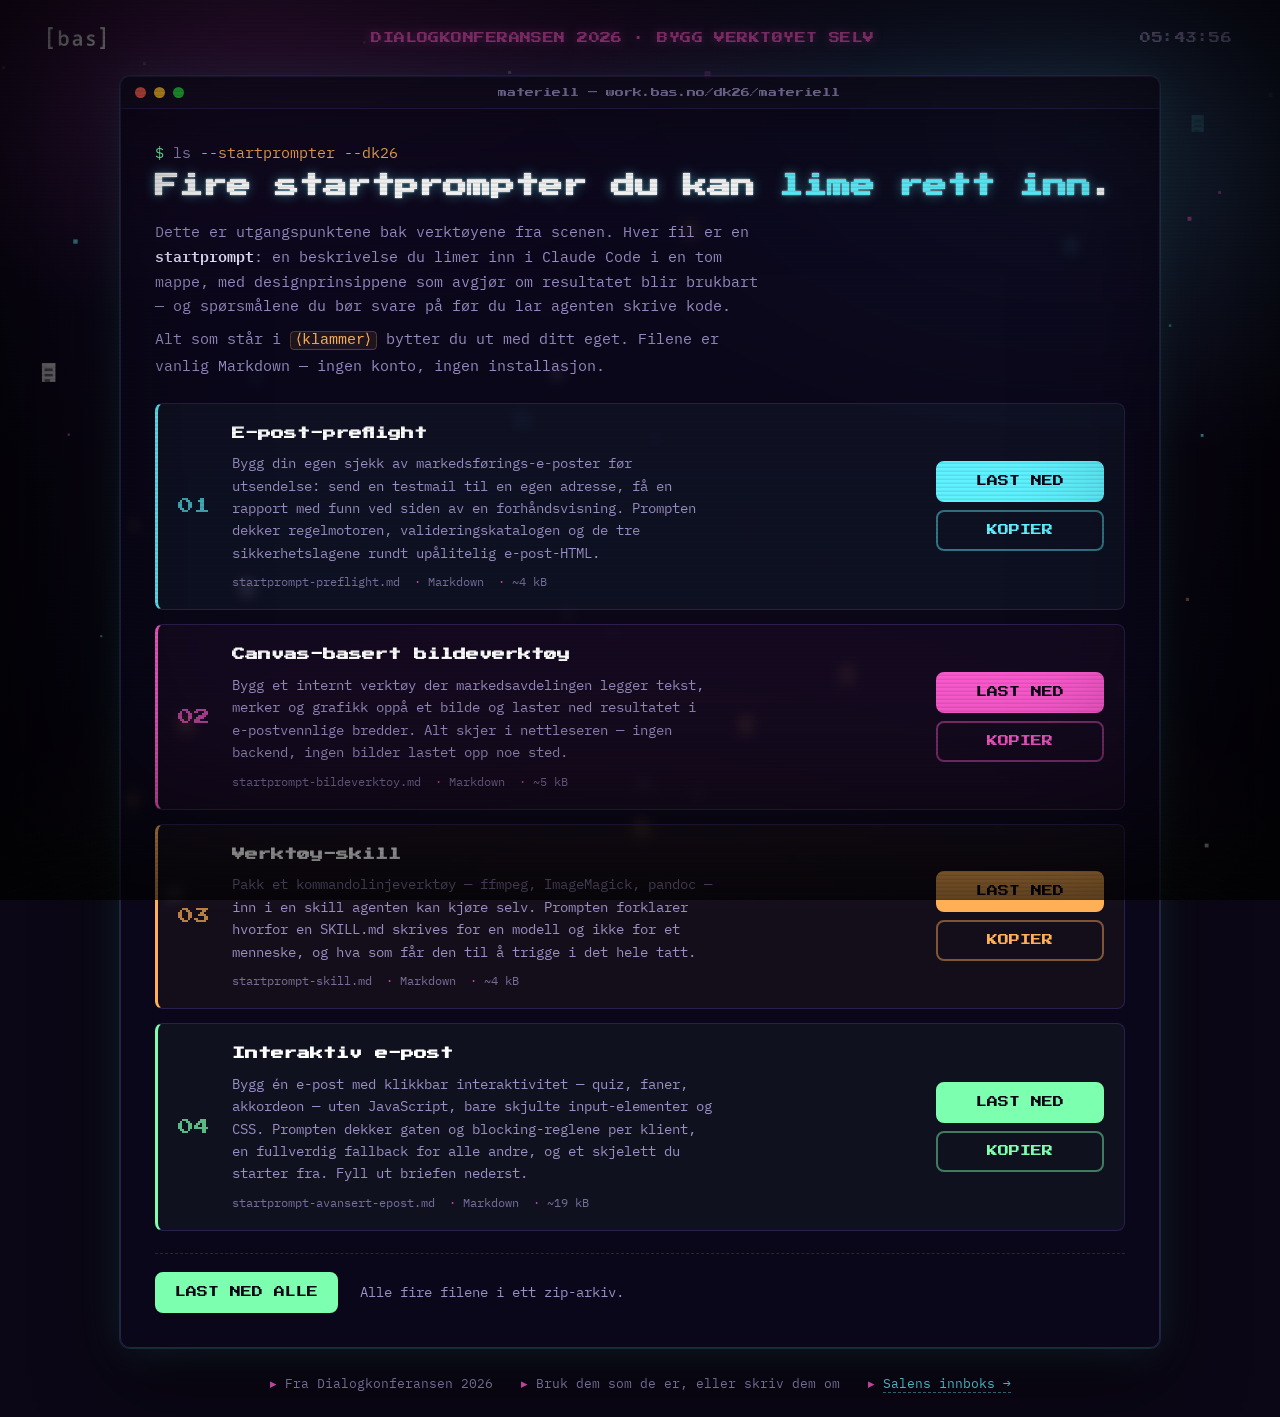
<file: site/materiell/index.html>
<!doctype html>
<html lang="nb">
<head>
<meta charset="utf-8">
<meta name="viewport" content="width=device-width, initial-scale=1">
<title>Materiell · DK26</title>
<meta name="description" content="Startprompter fra Dialogkonferansen 2026. Last ned, lim inn i Claude Code, bytt ut det som står i klammer.">
<meta name="robots" content="noindex">
<link rel="preconnect" href="https://fonts.googleapis.com">
<link rel="preconnect" href="https://fonts.gstatic.com" crossorigin>
<link href="https://fonts.googleapis.com/css2?family=Press+Start+2P&family=IBM+Plex+Mono:wght@400;600&display=swap" rel="stylesheet">
<style>
  :root {
    --bg: #0b0716;
    --panel: rgba(12, 8, 28, .82);
    --line: #2a1f4d;
    --cyan: #5ff2ff;
    --pink: #ff5bd1;
    --orange: #ffb057;
    --green: #7dffb0;
    --text: #e9e3ff;
    --dim: #9a8fc4;
    --mono: "IBM Plex Mono", ui-monospace, SFMono-Regular, Menlo, Consolas, monospace;
    --pixel: "Press Start 2P", "IBM Plex Mono", ui-monospace, monospace;
  }
  * { box-sizing: border-box; }
  html, body { min-height: 100%; }
  body {
    margin: 0;
    background: var(--bg);
    color: var(--text);
    font-family: var(--mono);
    overflow-x: hidden;
    -webkit-font-smoothing: antialiased;
  }

  /* ---------- background layers (no video: gradient + grid) ---------- */
  .bg-grad {
    position: fixed; inset: 0; z-index: 0;
    background:
      radial-gradient(ellipse 80% 60% at 20% 0%, rgba(255,91,209,.22), transparent 60%),
      radial-gradient(ellipse 70% 60% at 85% 15%, rgba(95,242,255,.18), transparent 60%),
      radial-gradient(ellipse 90% 70% at 50% 110%, rgba(255,176,87,.14), transparent 65%),
      linear-gradient(180deg, #140a2b 0%, #0b0716 55%, #06040f 100%);
  }
  .bg-grid {
    position: fixed; inset: -20% -20% 0 -20%; z-index: 1;
    background-image:
      linear-gradient(rgba(95,242,255,.16) 1px, transparent 1px),
      linear-gradient(90deg, rgba(95,242,255,.16) 1px, transparent 1px);
    background-size: 48px 48px;
    transform: perspective(420px) rotateX(64deg);
    transform-origin: 50% 100%;
    mask-image: linear-gradient(to top, #000 0%, transparent 70%);
    -webkit-mask-image: linear-gradient(to top, #000 0%, transparent 70%);
    opacity: .5;
    pointer-events: none;
  }
  canvas#particles {
    position: fixed; inset: 0; z-index: 2;
    width: 100%; height: 100%;
    pointer-events: none;
  }
  .scanlines {
    position: fixed; inset: 0; z-index: 4;
    pointer-events: none;
    background: repeating-linear-gradient(
      to bottom,
      rgba(0,0,0,0) 0px, rgba(0,0,0,0) 2px,
      rgba(0,0,0,.18) 3px, rgba(0,0,0,.18) 4px
    );
    mix-blend-mode: multiply;
    opacity: .5;
  }
  .vignette {
    position: fixed; inset: 0; z-index: 4; pointer-events: none;
    box-shadow: inset 0 0 180px 60px rgba(0,0,0,.85);
  }

  /* ---------- layout ---------- */
  .stage {
    position: relative; z-index: 3;
    min-height: 100vh;
    display: grid;
    grid-template-rows: auto 1fr auto;
    gap: clamp(18px, 3vh, 30px);
    padding: clamp(16px, 3vh, 32px) clamp(16px, 4vw, 48px);
  }
  header {
    display: flex; align-items: center; justify-content: space-between;
    gap: 16px;
    font-family: var(--pixel);
    font-size: clamp(8px, 1.1vw, 11px);
    letter-spacing: .04em;
    color: var(--dim);
    text-transform: uppercase;
  }
  header img { height: 22px; filter: invert(1) brightness(1.4); opacity: .9; }
  header .tag { color: var(--pink); text-shadow: 0 0 10px rgba(255,91,209,.6); }

  main { display: grid; place-items: start center; }

  .terminal {
    width: min(1040px, 100%);
    background: var(--panel);
    border: 1px solid var(--line);
    border-radius: 10px;
    box-shadow:
      0 0 0 1px rgba(95,242,255,.12),
      0 0 40px rgba(95,242,255,.12),
      0 30px 80px rgba(0,0,0,.6);
    backdrop-filter: blur(6px);
    -webkit-backdrop-filter: blur(6px);
    overflow: hidden;
    animation: rise .8s cubic-bezier(.2,.8,.2,1) both;
  }
  @keyframes rise { from { opacity: 0; transform: translateY(18px) } to { opacity: 1; transform: none } }

  .titlebar {
    display: flex; align-items: center; gap: 8px;
    padding: 10px 14px;
    border-bottom: 1px solid var(--line);
    background: rgba(255,255,255,.02);
    font-family: var(--pixel);
    font-size: 9px;
    color: var(--dim);
  }
  .titlebar .dot { width: 11px; height: 11px; border-radius: 50%; }
  .titlebar .dot.r { background: #ff5f57 } .titlebar .dot.y { background: #febc2e } .titlebar .dot.g { background: #28c840 }
  .titlebar .title { margin-left: auto; margin-right: auto; }

  .body { padding: clamp(18px, 3vw, 34px); }

  .prompt { color: var(--dim); font-size: clamp(13px, 1.4vw, 15px); margin: 0 0 6px; }
  .prompt .dollar { color: var(--green); }
  .prompt .flag { color: var(--orange); }

  h1 {
    margin: 0 0 16px;
    font-family: var(--pixel);
    font-size: clamp(14px, 2.4vw, 24px);
    line-height: 1.5;
    color: #fff;
    text-shadow: 0 0 12px rgba(95,242,255,.45), 0 0 2px #fff;
  }
  h1 .accent { color: var(--cyan); }

  .intro {
    margin: 0 0 8px;
    max-width: 68ch;
    font-size: clamp(13px, 1.4vw, 15px);
    line-height: 1.65;
    color: var(--dim);
  }
  .intro strong { color: var(--text); font-weight: 600; }
  .intro code {
    color: var(--orange);
    background: rgba(255,176,87,.08);
    border: 1px solid rgba(255,176,87,.25);
    border-radius: 4px;
    padding: 0 5px;
  }

  /* ---------- the list ---------- */
  .items { list-style: none; margin: 24px 0 0; padding: 0; display: grid; gap: 14px; }

  .item {
    display: grid;
    grid-template-columns: auto 1fr auto;
    align-items: center;
    gap: clamp(12px, 2vw, 22px);
    padding: clamp(14px, 2.2vw, 20px);
    border: 1px solid var(--line);
    border-left: 3px solid var(--cyan);
    border-radius: 8px;
    background: rgba(95,242,255,.04);
    transition: background .2s, border-color .2s, box-shadow .2s, transform .12s;
  }
  .item:hover { background: rgba(95,242,255,.08); box-shadow: 0 0 30px rgba(95,242,255,.16); }
  .item:nth-child(2) { border-left-color: var(--pink); background: rgba(255,91,209,.04); }
  .item:nth-child(2):hover { background: rgba(255,91,209,.08); box-shadow: 0 0 30px rgba(255,91,209,.16); }
  .item:nth-child(3) { border-left-color: var(--orange); background: rgba(255,176,87,.04); }
  .item:nth-child(3):hover { background: rgba(255,176,87,.08); box-shadow: 0 0 30px rgba(255,176,87,.16); }
  .item:nth-child(4) { border-left-color: var(--green); background: rgba(125,255,176,.04); }
  .item:nth-child(4):hover { background: rgba(125,255,176,.08); box-shadow: 0 0 30px rgba(125,255,176,.16); }

  .item .num {
    font-family: var(--pixel);
    font-size: clamp(11px, 1.6vw, 16px);
    color: var(--cyan);
    opacity: .7;
  }
  .item:nth-child(2) .num { color: var(--pink); }
  .item:nth-child(3) .num { color: var(--orange); }
  .item:nth-child(4) .num { color: var(--green); }

  .item h2 {
    margin: 0 0 8px;
    font-family: var(--pixel);
    font-size: clamp(10px, 1.35vw, 13px);
    line-height: 1.6;
    color: #fff;
  }
  .item p {
    margin: 0;
    font-size: clamp(12px, 1.3vw, 14px);
    line-height: 1.6;
    color: var(--dim);
    max-width: 60ch;
  }
  .item .meta {
    margin-top: 10px;
    font-size: clamp(10px, 1.1vw, 12px);
    color: var(--dim);
    opacity: .75;
    display: flex; flex-wrap: wrap; gap: 4px 14px;
  }
  .item .meta span::before { content: "· "; color: var(--pink); }
  .item .meta span:first-child::before { content: ""; }

  .actions { display: grid; gap: 8px; justify-items: stretch; }

  .btn {
    display: inline-flex; align-items: center; justify-content: center;
    gap: 8px;
    padding: 13px 18px;
    min-width: 168px;
    border: 2px solid var(--cyan);
    border-radius: 8px;
    background: var(--cyan);
    color: #0b0716;
    font-family: var(--pixel);
    font-size: clamp(9px, 1.05vw, 11px);
    line-height: 1;
    text-decoration: none;
    white-space: nowrap;
    cursor: pointer;
    transition: background .2s, box-shadow .2s, transform .12s, color .2s, border-color .2s;
  }
  .btn:hover { box-shadow: 0 0 0 4px rgba(95,242,255,.15), 0 0 30px rgba(95,242,255,.35); }
  .btn:active { transform: scale(.98); }
  .btn:focus-visible { outline: 3px solid var(--orange); outline-offset: 3px; }

  .btn.ghost {
    background: transparent;
    color: var(--cyan);
    border-color: rgba(95,242,255,.45);
  }
  .btn.ghost:hover { background: rgba(95,242,255,.1); border-color: var(--cyan); }
  .btn.ghost.done { color: var(--green); border-color: var(--green); background: rgba(125,255,176,.12); }
  .btn.ghost.fail { color: var(--orange); border-color: var(--orange); background: rgba(255,176,87,.12); }

  .item:nth-child(2) .btn { border-color: var(--pink); background: var(--pink); }
  .item:nth-child(2) .btn:hover { box-shadow: 0 0 0 4px rgba(255,91,209,.15), 0 0 30px rgba(255,91,209,.35); }
  .item:nth-child(2) .btn.ghost { background: transparent; color: var(--pink); border-color: rgba(255,91,209,.45); }
  .item:nth-child(2) .btn.ghost:hover { background: rgba(255,91,209,.1); border-color: var(--pink); }
  .item:nth-child(3) .btn { border-color: var(--orange); background: var(--orange); }
  .item:nth-child(3) .btn:hover { box-shadow: 0 0 0 4px rgba(255,176,87,.15), 0 0 30px rgba(255,176,87,.35); }
  .item:nth-child(3) .btn.ghost { background: transparent; color: var(--orange); border-color: rgba(255,176,87,.45); }
  .item:nth-child(3) .btn.ghost:hover { background: rgba(255,176,87,.1); border-color: var(--orange); }
  .item:nth-child(4) .btn { border-color: var(--green); background: var(--green); }
  .item:nth-child(4) .btn:hover { box-shadow: 0 0 0 4px rgba(125,255,176,.15), 0 0 30px rgba(125,255,176,.35); }
  .item:nth-child(4) .btn.ghost { background: transparent; color: var(--green); border-color: rgba(125,255,176,.45); }
  .item:nth-child(4) .btn.ghost:hover { background: rgba(125,255,176,.1); border-color: var(--green); }
  /* state colours win over the per-item accent, hover included */
  .item .btn.ghost.done, .item .btn.ghost.done:hover {
    color: var(--green); border-color: var(--green); background: rgba(125,255,176,.12);
  }
  .item .btn.ghost.fail, .item .btn.ghost.fail:hover {
    color: var(--orange); border-color: var(--orange); background: rgba(255,176,87,.12);
  }

  .all {
    margin: 22px 0 0;
    padding-top: 18px;
    border-top: 1px dashed var(--line);
    display: flex; flex-wrap: wrap; align-items: center; gap: 14px 22px;
    font-size: clamp(12px, 1.3vw, 14px);
    color: var(--dim);
  }
  .all .btn { border-color: var(--green); background: var(--green); }
  .all .btn:hover { box-shadow: 0 0 0 4px rgba(125,255,176,.18), 0 0 30px rgba(125,255,176,.35); }

  footer {
    display: flex; flex-wrap: wrap; justify-content: center; gap: 8px 28px;
    font-size: clamp(11px, 1.15vw, 13px);
    color: var(--dim);
    text-align: center;
  }
  footer span::before { content: "▸ "; color: var(--pink); }
  footer a { color: var(--cyan); text-decoration: none; border-bottom: 1px dashed rgba(95,242,255,.5); }
  footer a:hover { border-bottom-style: solid; }

  /* toast */
  .toast {
    position: fixed; left: 50%; bottom: 8vh; z-index: 5;
    transform: translate(-50%, 20px);
    padding: 12px 18px;
    border-radius: 8px;
    background: var(--green); color: #0b0716;
    font-family: var(--pixel); font-size: 10px; letter-spacing: .02em;
    box-shadow: 0 10px 40px rgba(125,255,176,.35);
    opacity: 0; pointer-events: none;
    transition: opacity .25s, transform .25s;
  }
  .toast.show { opacity: 1; transform: translate(-50%, 0); }

  @media (max-width: 720px) {
    .item { grid-template-columns: auto 1fr; }
    .item .actions { grid-column: 1 / -1; grid-template-columns: 1fr 1fr; }
    .btn { min-width: 0; }
    header { font-size: 8px; }
    header .tag { display: none; }
  }
  @media (max-width: 420px) {
    .item .actions { grid-template-columns: 1fr; }
  }
  @media (prefers-reduced-motion: reduce) {
    .terminal { animation: none; }
  }
</style>
</head>
<body>

<div class="bg-grad" aria-hidden="true"></div>
<div class="bg-grid" aria-hidden="true"></div>
<canvas id="particles" aria-hidden="true"></canvas>
<div class="scanlines" aria-hidden="true"></div>
<div class="vignette" aria-hidden="true"></div>

<div class="stage">
  <header>
    <img src="bas-logo.png" alt="Bas Kommunikasjon">
    <span class="tag">Dialogkonferansen 2026 · Bygg verktøyet selv</span>
    <span id="clock" aria-hidden="true">--:--:--</span>
  </header>

  <main>
    <section class="terminal" aria-labelledby="h">
      <div class="titlebar">
        <span class="dot r"></span><span class="dot y"></span><span class="dot g"></span>
        <span class="title">materiell — work.bas.no/dk26/materiell</span>
      </div>
      <div class="body">
        <p class="prompt"><span class="dollar">$</span> ls <span class="flag">--startprompter</span> <span class="flag">--dk26</span></p>
        <h1 id="h">Fire startprompter du kan <span class="accent">lime rett inn</span>.</h1>

        <p class="intro">
          Dette er utgangspunktene bak verktøyene fra scenen. Hver fil er en
          <strong>startprompt</strong>: en beskrivelse du limer inn i Claude Code i en tom
          mappe, med designprinsippene som avgjør om resultatet blir brukbart — og
          spørsmålene du bør svare på før du lar agenten skrive kode.
        </p>
        <p class="intro">
          Alt som står i <code>⟨klammer⟩</code> bytter du ut med ditt eget. Filene er vanlig
          Markdown — ingen konto, ingen installasjon.
        </p>

        <ul class="items">
          <li class="item">
            <span class="num" aria-hidden="true">01</span>
            <div>
              <h2>E-post-preflight</h2>
              <p>
                Bygg din egen sjekk av markedsførings-e-poster før utsendelse: send en
                testmail til en egen adresse, få en rapport med funn ved siden av en
                forhåndsvisning. Prompten dekker regelmotoren, valideringskatalogen og
                de tre sikkerhetslagene rundt upålitelig e-post-HTML.
              </p>
              <div class="meta">
                <span>startprompt-preflight.md</span>
                <span>Markdown</span>
                <span>~4 kB</span>
              </div>
            </div>
            <div class="actions">
              <a class="btn" href="filer/startprompt-preflight.md" download>LAST NED</a>
              <button class="btn ghost" type="button" data-copy="filer/startprompt-preflight.md">KOPIER</button>
            </div>
          </li>

          <li class="item">
            <span class="num" aria-hidden="true">02</span>
            <div>
              <h2>Canvas-basert bildeverktøy</h2>
              <p>
                Bygg et internt verktøy der markedsavdelingen legger tekst, merker og
                grafikk oppå et bilde og laster ned resultatet i e-postvennlige bredder.
                Alt skjer i nettleseren — ingen backend, ingen bilder lastet opp noe sted.
              </p>
              <div class="meta">
                <span>startprompt-bildeverktoy.md</span>
                <span>Markdown</span>
                <span>~5 kB</span>
              </div>
            </div>
            <div class="actions">
              <a class="btn" href="filer/startprompt-bildeverktoy.md" download>LAST NED</a>
              <button class="btn ghost" type="button" data-copy="filer/startprompt-bildeverktoy.md">KOPIER</button>
            </div>
          </li>

          <li class="item">
            <span class="num" aria-hidden="true">03</span>
            <div>
              <h2>Verktøy-skill</h2>
              <p>
                Pakk et kommandolinjeverktøy — ffmpeg, ImageMagick, pandoc — inn i en
                skill agenten kan kjøre selv. Prompten forklarer hvorfor en SKILL.md
                skrives for en modell og ikke for et menneske, og hva som får den til å
                trigge i det hele tatt.
              </p>
              <div class="meta">
                <span>startprompt-skill.md</span>
                <span>Markdown</span>
                <span>~4 kB</span>
              </div>
            </div>
            <div class="actions">
              <a class="btn" href="filer/startprompt-skill.md" download>LAST NED</a>
              <button class="btn ghost" type="button" data-copy="filer/startprompt-skill.md">KOPIER</button>
            </div>
          </li>

          <li class="item">
            <span class="num" aria-hidden="true">04</span>
            <div>
              <h2>Interaktiv e-post</h2>
              <p>
                Bygg én e-post med klikkbar interaktivitet — quiz, faner, akkordeon — uten
                JavaScript, bare skjulte input-elementer og CSS. Prompten dekker gaten og
                blocking-reglene per klient, en fullverdig fallback for alle andre, og et
                skjelett du starter fra. Fyll ut briefen nederst.
              </p>
              <div class="meta">
                <span>startprompt-avansert-epost.md</span>
                <span>Markdown</span>
                <span>~19 kB</span>
              </div>
            </div>
            <div class="actions">
              <a class="btn" href="filer/startprompt-avansert-epost.md" download>LAST NED</a>
              <button class="btn ghost" type="button" data-copy="filer/startprompt-avansert-epost.md">KOPIER</button>
            </div>
          </li>
        </ul>

        <p class="all">
          <a class="btn" href="filer/startprompter-dk26.zip" download>LAST NED ALLE</a>
          <span>Alle fire filene i ett zip-arkiv.</span>
        </p>
      </div>
    </section>
  </main>

  <footer>
    <span>Fra Dialogkonferansen 2026</span>
    <span>Bruk dem som de er, eller skriv dem om</span>
    <span><a href="https://work.bas.no/dk26/">Salens innboks →</a></span>
  </footer>
</div>

<div class="toast" id="toast" role="status" aria-live="polite">KOPIERT ✓</div>

<script>
(function () {
  var reduce = window.matchMedia('(prefers-reduced-motion: reduce)').matches;

  /* ---------- clock ---------- */
  var clock = document.getElementById('clock');
  function tick() {
    var d = new Date();
    clock.textContent = [d.getHours(), d.getMinutes(), d.getSeconds()]
      .map(function (n) { return (n < 10 ? '0' : '') + n; }).join(':');
  }
  tick(); setInterval(tick, 1000);

  /* ---------- copy file contents ---------- */
  var toast = document.getElementById('toast');
  var toastTimer;
  function showToast(text) {
    toast.textContent = text;
    toast.classList.add('show');
    clearTimeout(toastTimer);
    toastTimer = setTimeout(function () { toast.classList.remove('show'); }, 2600);
  }

  function legacyCopy(text) {
    var ta = document.createElement('textarea');
    ta.value = text;
    ta.setAttribute('readonly', '');
    ta.style.position = 'fixed'; ta.style.top = '-1000px'; ta.style.opacity = '0';
    document.body.appendChild(ta);
    ta.select(); ta.setSelectionRange(0, text.length);
    var ok = false;
    try { ok = document.execCommand('copy'); } catch (e) { ok = false; }
    document.body.removeChild(ta);
    return ok;
  }

  function writeClipboard(text) {
    if (navigator.clipboard && window.isSecureContext) {
      return navigator.clipboard.writeText(text).catch(function () {
        return legacyCopy(text) ? null : Promise.reject();
      });
    }
    return legacyCopy(text) ? Promise.resolve() : Promise.reject();
  }

  Array.prototype.forEach.call(document.querySelectorAll('[data-copy]'), function (btn) {
    var resetTimer;
    btn.addEventListener('click', function () {
      var url = btn.getAttribute('data-copy');
      btn.textContent = 'HENTER …';
      fetch(url, { cache: 'no-store' })
        .then(function (r) { if (!r.ok) throw new Error(r.status); return r.text(); })
        .then(function (text) { return writeClipboard(text).then(function () { return text; }); })
        .then(function (text) {
          clearTimeout(resetTimer);
          btn.classList.remove('fail'); btn.classList.add('done');
          btn.textContent = 'KOPIERT ✓';
          showToast('PROMPT KOPIERT ✓ ' + text.length + ' TEGN');
          burst(btn);
          resetTimer = setTimeout(function () {
            btn.classList.remove('done'); btn.textContent = 'KOPIER';
          }, 2600);
        })
        .catch(function () {
          clearTimeout(resetTimer);
          btn.classList.remove('done'); btn.classList.add('fail');
          btn.textContent = 'BRUK LAST NED';
          showToast('KOPIERING FEILET — LAST NED FILEN');
          resetTimer = setTimeout(function () {
            btn.classList.remove('fail'); btn.textContent = 'KOPIER';
          }, 3200);
        });
    });
  });

  /* ---------- particles ---------- */
  var cv = document.getElementById('particles');
  var ctx = cv.getContext('2d');
  var W, H, DPR;
  var motes = [], bursts = [];
  var COLORS = ['#5ff2ff', '#ff5bd1', '#ffffff', '#ffb057'];
  function resize() {
    DPR = Math.min(2, window.devicePixelRatio || 1);
    W = cv.width = Math.floor(innerWidth * DPR);
    H = cv.height = Math.floor(innerHeight * DPR);
    cv.style.width = innerWidth + 'px'; cv.style.height = innerHeight + 'px';
    var n = reduce ? 0 : Math.round(Math.min(90, (innerWidth * innerHeight) / 18000));
    motes = [];
    for (var i = 0; i < n; i++) motes.push(newMote(true));
  }
  function newMote(anywhere) {
    var s = 1 + Math.random() * 2;
    return {
      x: Math.random() * W,
      y: anywhere ? Math.random() * H : H + 20 * DPR,
      vy: -(0.15 + Math.random() * 0.35) * DPR * s * 0.5,
      sway: Math.random() * Math.PI * 2,
      swaySpeed: 0.004 + Math.random() * 0.008,
      size: s * DPR,
      env: Math.random() < 0.28,
      c: COLORS[Math.floor(Math.random() * COLORS.length)],
      a: 0.4 + Math.random() * 0.5
    };
  }
  function drawDoc(x, y, u, color, alpha) {
    /* chunky 5x7 pixel-art document with three text lines */
    ctx.globalAlpha = alpha;
    ctx.fillStyle = color;
    ctx.fillRect(x, y, u * 5, u * 7);
    ctx.fillStyle = 'rgba(11,7,22,.85)';
    ctx.fillRect(x + u, y + u * 2, u * 3, u);
    ctx.fillRect(x + u, y + u * 4, u * 3, u);
    ctx.fillRect(x + u, y + u * 6, u * 2, u);
  }
  function burst(el) {
    if (reduce) return;
    var r = el.getBoundingClientRect();
    var cx = (r.left + r.width / 2) * DPR, cy = (r.top + r.height / 2) * DPR;
    for (var i = 0; i < 40; i++) {
      var ang = Math.random() * Math.PI * 2, sp = (2 + Math.random() * 6) * DPR;
      bursts.push({
        x: cx + (Math.random() - .5) * r.width * DPR * .8, y: cy,
        vx: Math.cos(ang) * sp, vy: Math.sin(ang) * sp - 3 * DPR,
        life: 1, decay: 0.012 + Math.random() * 0.015,
        size: (1.2 + Math.random() * 1.6) * DPR,
        env: Math.random() < .5,
        c: i % 3 === 0 ? '#7dffb0' : COLORS[Math.floor(Math.random() * COLORS.length)]
      });
    }
  }
  var last = 0;
  function loop(t) {
    requestAnimationFrame(loop);
    if (document.hidden) return;
    var dt = Math.min(2.5, (t - last) / 16.67 || 1); last = t;
    ctx.clearRect(0, 0, W, H);
    for (var i = 0; i < motes.length; i++) {
      var m = motes[i];
      m.sway += m.swaySpeed * dt;
      m.y += m.vy * dt;
      var x = m.x + Math.sin(m.sway) * 12 * DPR;
      var fade = m.y < H * 0.25 ? Math.max(0, m.y / (H * 0.25)) : 1;
      if (m.env) drawDoc(x, m.y, m.size, m.c, m.a * fade);
      else { ctx.globalAlpha = m.a * fade; ctx.fillStyle = m.c; ctx.fillRect(x, m.y, m.size * 1.5, m.size * 1.5); }
      if (m.y < -20 * DPR) motes[i] = newMote(false);
    }
    for (var j = bursts.length - 1; j >= 0; j--) {
      var b = bursts[j];
      b.x += b.vx * dt; b.y += b.vy * dt; b.vy += 0.18 * DPR * dt; b.vx *= 0.985; b.life -= b.decay * dt;
      if (b.life <= 0) { bursts.splice(j, 1); continue; }
      if (b.env) drawDoc(b.x, b.y, b.size, b.c, b.life);
      else { ctx.globalAlpha = b.life; ctx.fillStyle = b.c; ctx.fillRect(b.x, b.y, b.size * 2, b.size * 2); }
    }
    ctx.globalAlpha = 1;
  }
  window.addEventListener('resize', resize);
  resize();
  if (!reduce) requestAnimationFrame(loop);
})();
</script>
</body>
</html>
</file>
